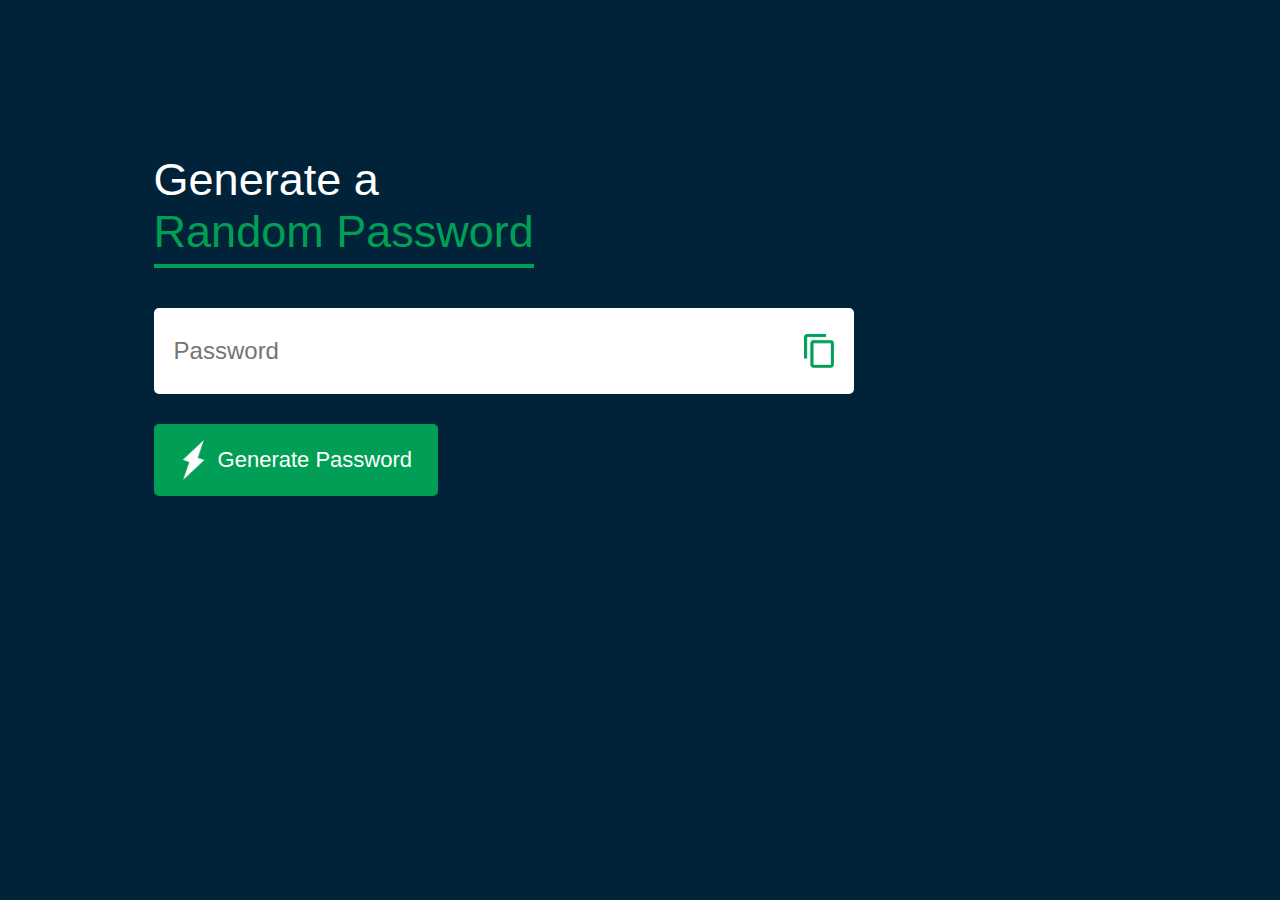
<file: generateRandomPassword/index.html>
<!DOCTYPE html>
<html lang="en">
<head>
    <meta charset="UTF-8">
    <meta name="viewport" content="width=device-width, initial-scale=1.0">
    <title>Document</title>
    <link rel="stylesheet" href="./style.css">
</head>
<body>
    <div class="container">
        <h1>Generate a <br><span>Random Password</span></h1>
        <div class="display">
            <input type="text" id="password" placeholder="Password">
            <img src="./img/copy.png" alt="img" onclick="copyPassword()">
        </div>
        <button onclick="createPassword()"><img src="./img/generate.png">Generate Password</button>
        
    </div>
</body>
    <script>
        const passwordBox = document.getElementById("password");
        const length = 12;
        const upperCase = "ABCDEFGHIJKLMNOPQRSTUVWXYZ";
        const lowerCase = "abcdefghijklmnopqrstuvwxyz";
        const number = "0123456789";
        const symbol = "@#$%^&*()_+~|}{[]></-=";
        const allChars = upperCase + lowerCase + number + symbol;
       
    
       
        function createPassword() {
            let password = "";
            password.value = password; //추가된 코드
            password += upperCase[Math.floor(Math.random() * upperCase.length)];
            password += lowerCase[Math.floor(Math.random() * lowerCase.length)];
            password += number[Math.floor(Math.random() * number.length)];
            password += symbol[Math.floor(Math.random() * symbol.length)];
            while (length > password.length) {
                password += allChars[Math.floor(Math.random() * allChars.length)];
            }
            passwordBox.value = password;
            alert("Password generated");
            
        }
        function copyPassword() {
            passwordBox.select();
            document.execCommand("copy");
            alert("copied");
        }

    </script>
</html>
</file>
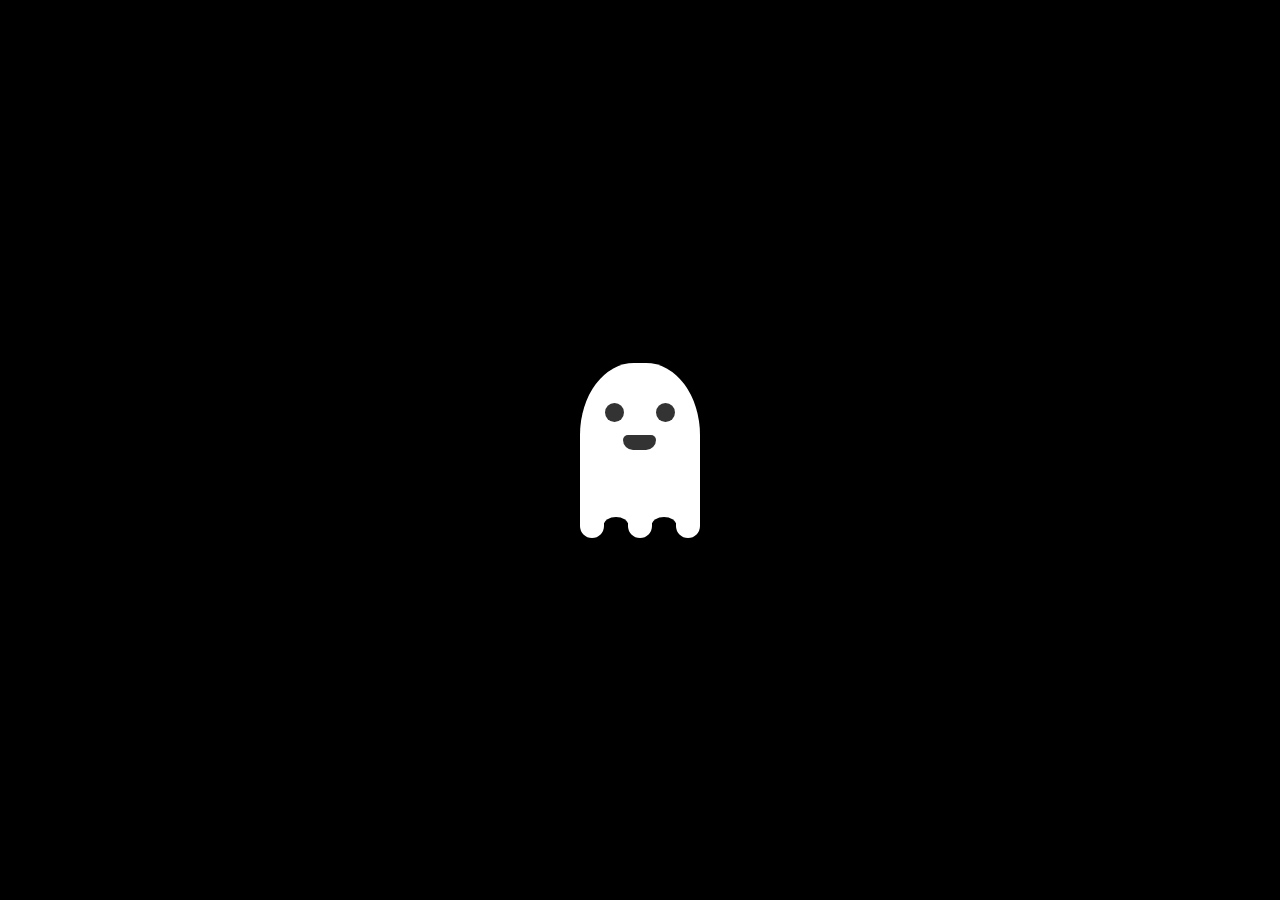
<file: ghost/index.html>
<!DOCTYPE html>
<html lang="en">
<head>
    <meta charset="UTF-8">
    <meta name="viewport" content="width=device-width, initial-scale=1.0">
    <title>Document</title>
    <link rel="stylesheet" href="./style.css">
</head>
<body>
    <div class="ghost">
        <div class="body">
            <div class="face">
                <div class="eye"></div>
                <div class="eye"></div>
                <div class="mouse"></div>
            </div>
        </div>
        <div class="bottom">
            <div class="leg"></div>
            <div class="leg"></div>
            <div class="leg"></div>
            <div class="leg"></div>
            <div class="leg"></div>
        </div>
    </div>
</body>
    <script>
        document.body.addEventListener("mousemove", function(e) {
            console.log(e);
            document.querySelector(".ghost").style.left = e.pageX + "px";
            document.querySelector(".ghost").style.top = e.pageY + "px"; 


        })
    </script>
</html>
</file>
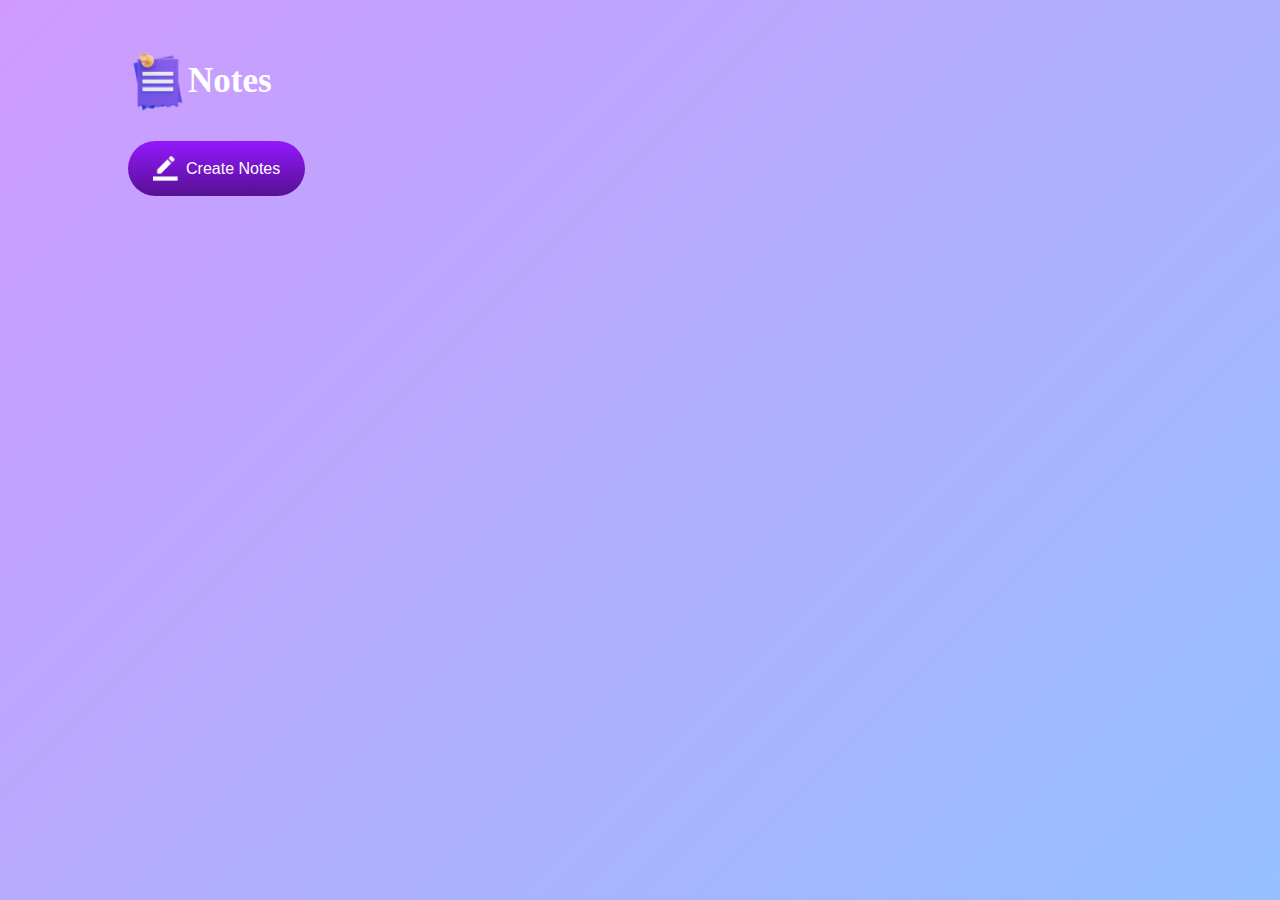
<file: note/index.html>
<!DOCTYPE html>
<html lang="en">
<head>
    <meta charset="UTF-8">
    <meta name="viewport" content="width=device-width, initial-scale=1.0">
    <title>Document</title>
    <link rel="stylesheet" href="./style.css">
</head>
<body>
    <div class="container">
        <h1><img src="./img/notes.png">Notes</h1>
        <button class="btn"><img src="./img/edit.png">Create Notes</button>
        
        <div class="notes-container">
            <!--
            <p contenteditable="true" class="input-box">
                <img src="./img/delete.png">
            </p>-->
        </div>
        
    </div>
    
</body>
<script src="./script.js"></script>
</html>
</file>
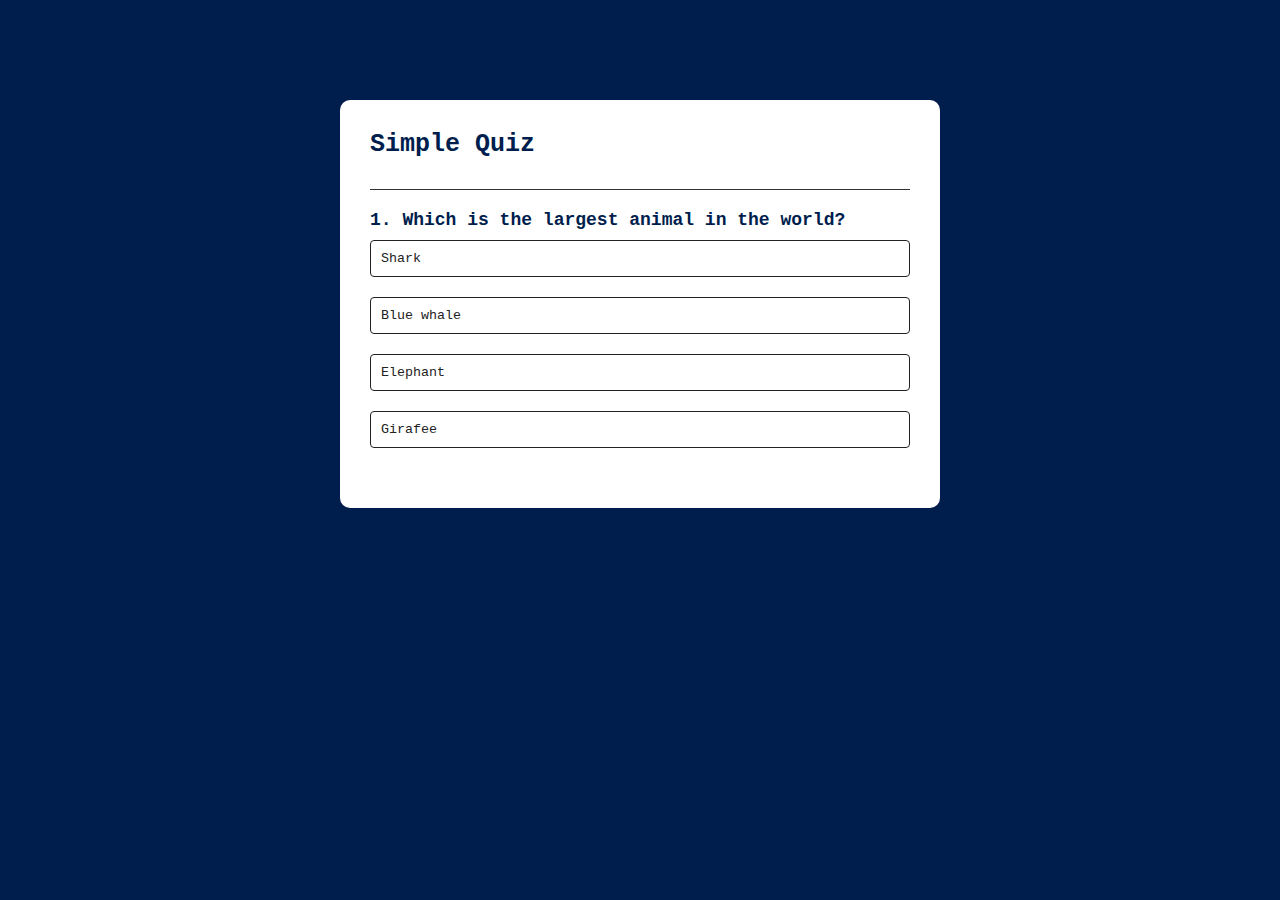
<file: quizApp/index.html>
<!DOCTYPE html>
<html lang="en">
<head>
    <meta charset="UTF-8">
    <meta name="viewport" content="width=device-width, initial-scale=1.0">
    <title>Document</title>
    <link rel="stylesheet", href="./style.css">
</head>
<body>
    <div class="app">
        <h1>Simple Quiz</h1>
        <div class="quiz">
            <h2 id="question">Question gose here</h2>
            <div id="answer-buttons">
                <button class="btn">Answer 1</button>
                <button class="btn">Answer 2</button>
                <button class="btn">Answer 3</button>
                <button class="btn">Answer 4</button>
            </div>
            <button id="next-btn">Next</button>
        </div>
    </div>

    
</body>
    <script src="./script.js"></script>
</html>
</file>
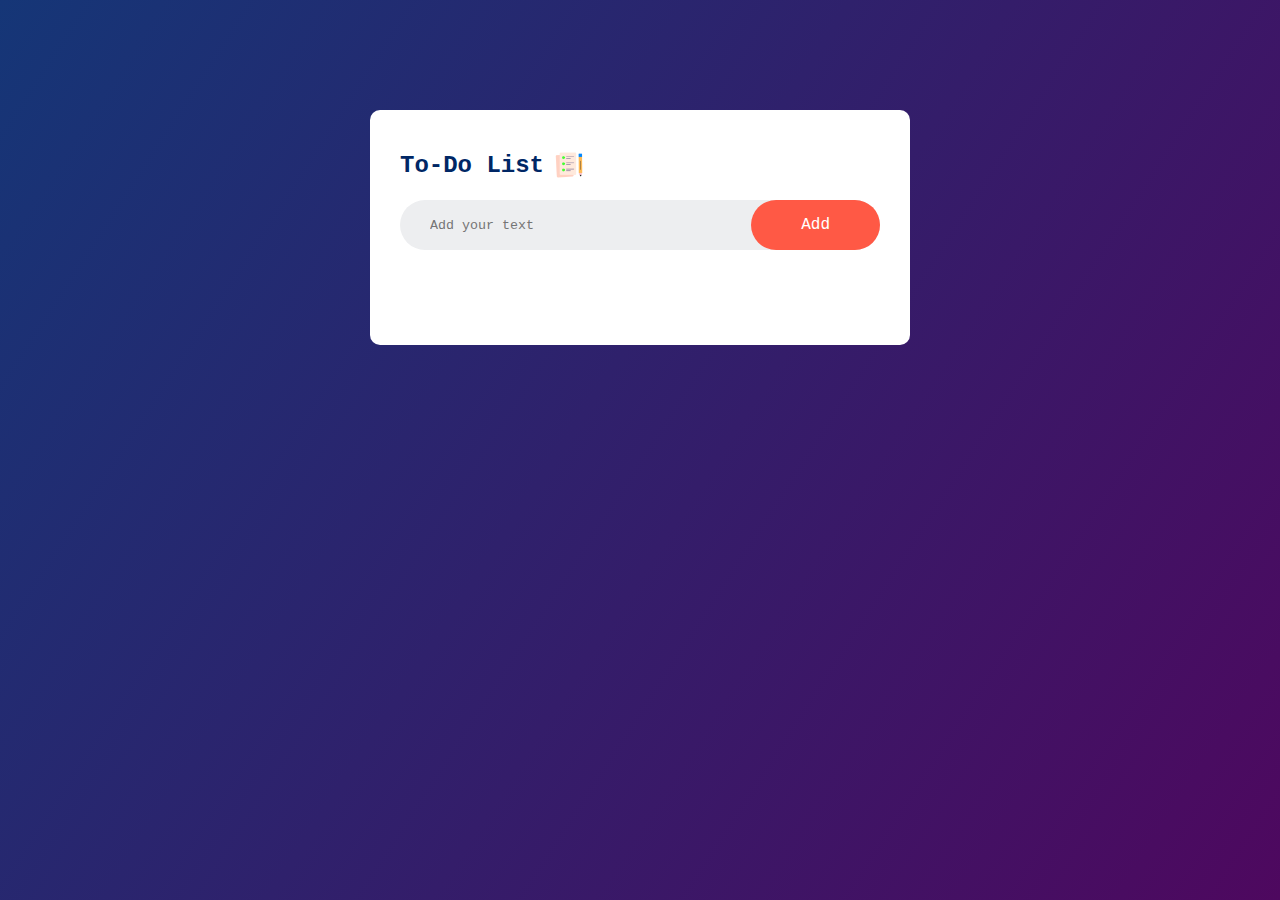
<file: todolist/index.html>
<!DOCTYPE html>
<html lang="en">
<head>
    <meta charset="UTF-8">
    <meta name="viewport" content="width=device-width, initial-scale=1.0">
    <title>To-do List App</title>
    <link rel="stylesheet" href="./style.css">
</head>
<body>
    <div class="container">
        <div class="todo-app">
            <h2>To-Do List <img src="./img/icon.png"></h2>
            <div class="row">
                <input type="text" id="input-box" placeholder="Add your text">
                <button onclick="addTast()">Add</button>
            </div>
            <ul id="list-container">
              
            </ul>
        </div>
    </div>
    
</body>
<script src="./script.js">

</script>
</html>
</file>
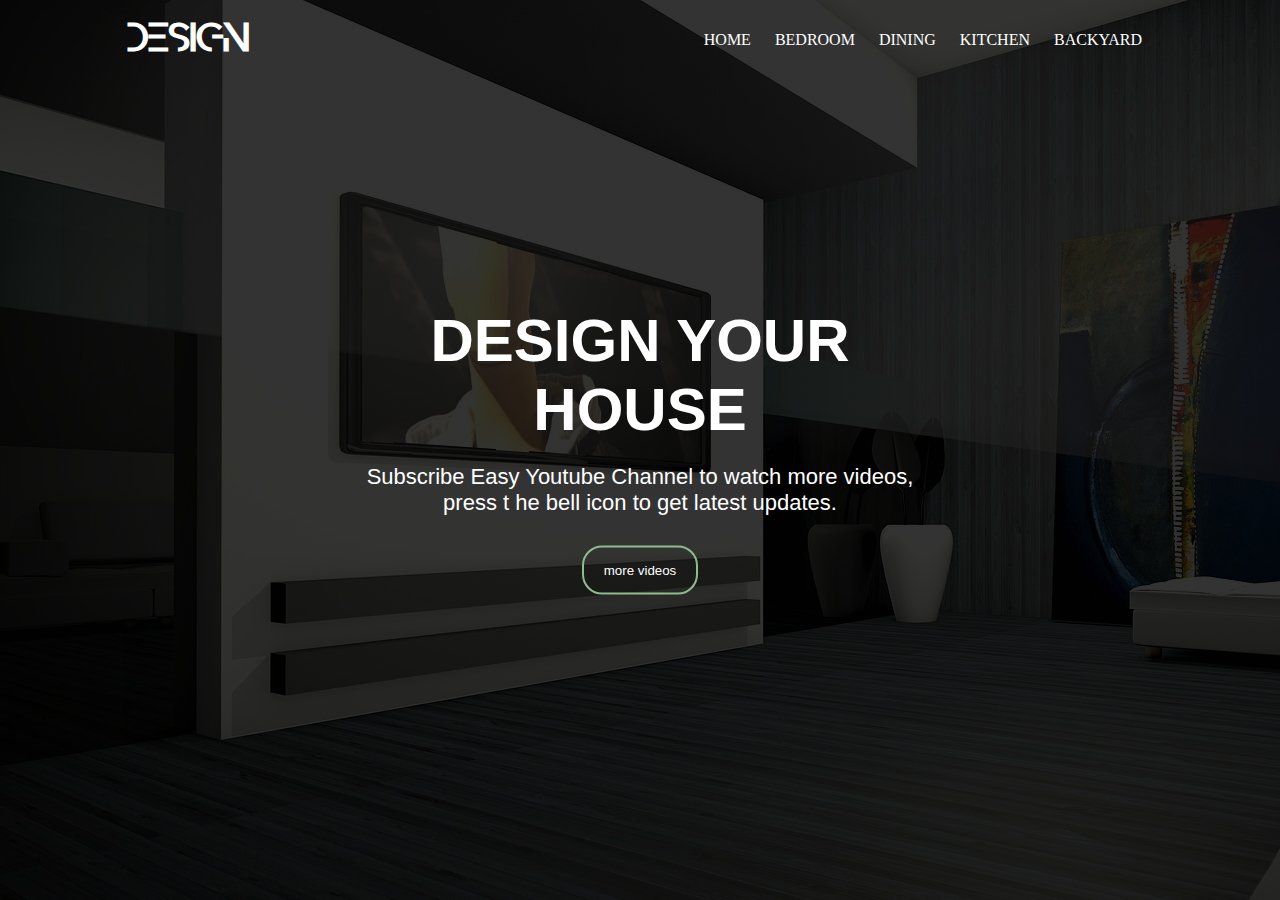
<file: web2/index.html>
<!DOCTYPE html>
<html lang="en">
<head>
    <meta charset="UTF-8">
    <meta name="viewport" content="width=device-width, initial-scale=1.0">
    <title>Document</title>
    <link rel="stylesheet" href="./style.css">
</head>
<body>
    <div class="container">
        <div class="header">
            <h1><a href="#">DESIGN</a></h1>
            <div class="nav">
                <ul>
                    <li><a href="#">HOME</a></li>
                    <li><a href="#">BEDROOM</a></li>
                    <li><a href="#">DINING</a></li>
                    <li><a href="#">KITCHEN</a></li>
                    <li><a href="#">BACKYARD</a></li>
                </ul>
            </div>
        </div>
        <div class="hero">
            <h2>DESIGN YOUR HOUSE</h2>
            <p>Subscribe Easy Youtube Channel to watch more videos,<br>press t he bell icon to get latest updates.
            </p>
            <button>more videos</button>
        </div>
    </div>
    
</body>
</html>
</file>
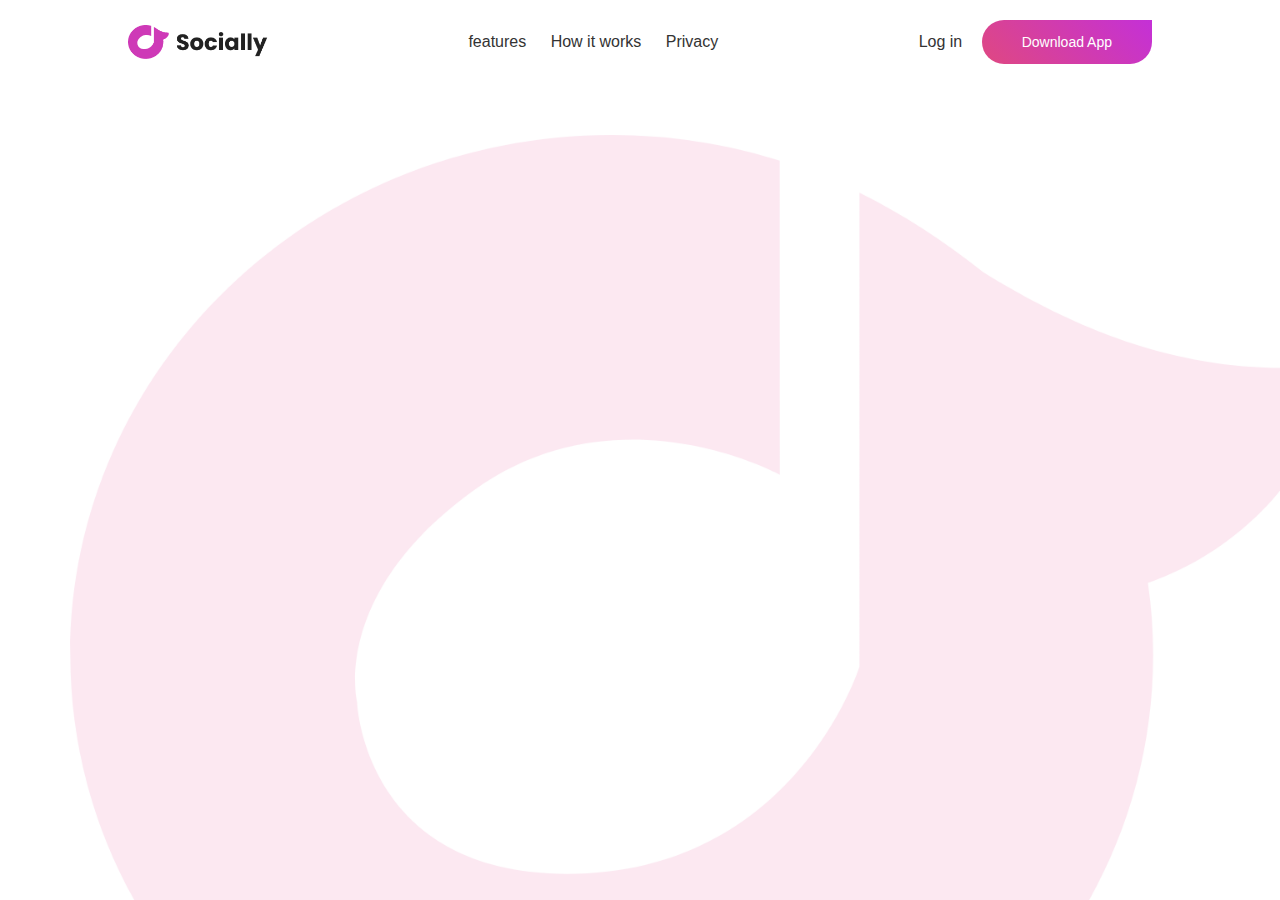
<file: web3/index.html>
<!DOCTYPE html>
<html lang="en">
<head>
    <meta charset="UTF-8">
    <meta name="viewport" content="width=device-width, initial-scale=1.0">
    <title>Document</title>
    <link rel="stylesheet" href="./style.css">
</head>
<body>
    <div class="hero">
        <nav>
            <img src="./img/logo.png" class="logo">
            <ul>
                <li><a href="#">features</a></li>
                <li><a href="#">How it works</a></li>
                <li><a href="#">Privacy</a></li>
            </ul>
            <div>
               <a href="#" class="login-btn">Log in</a>
               <a href="#" class="btn">Download App</a> 
            </div>
        </nav>
        <div class="content">
            <h1 class="anim">Make<br>New Friends</h1>
            <p class="anim">Socially is a new social media platform to make new Friends
                online in the world. Now let's explore all it's amazing features.
            </p>
            <a href="#" class="btn anim">Join Now</a>

        </div>
        <img src="./img/pic.png" class="feature-img anim">
        

    </div>
    
</body>
</html>
</file>
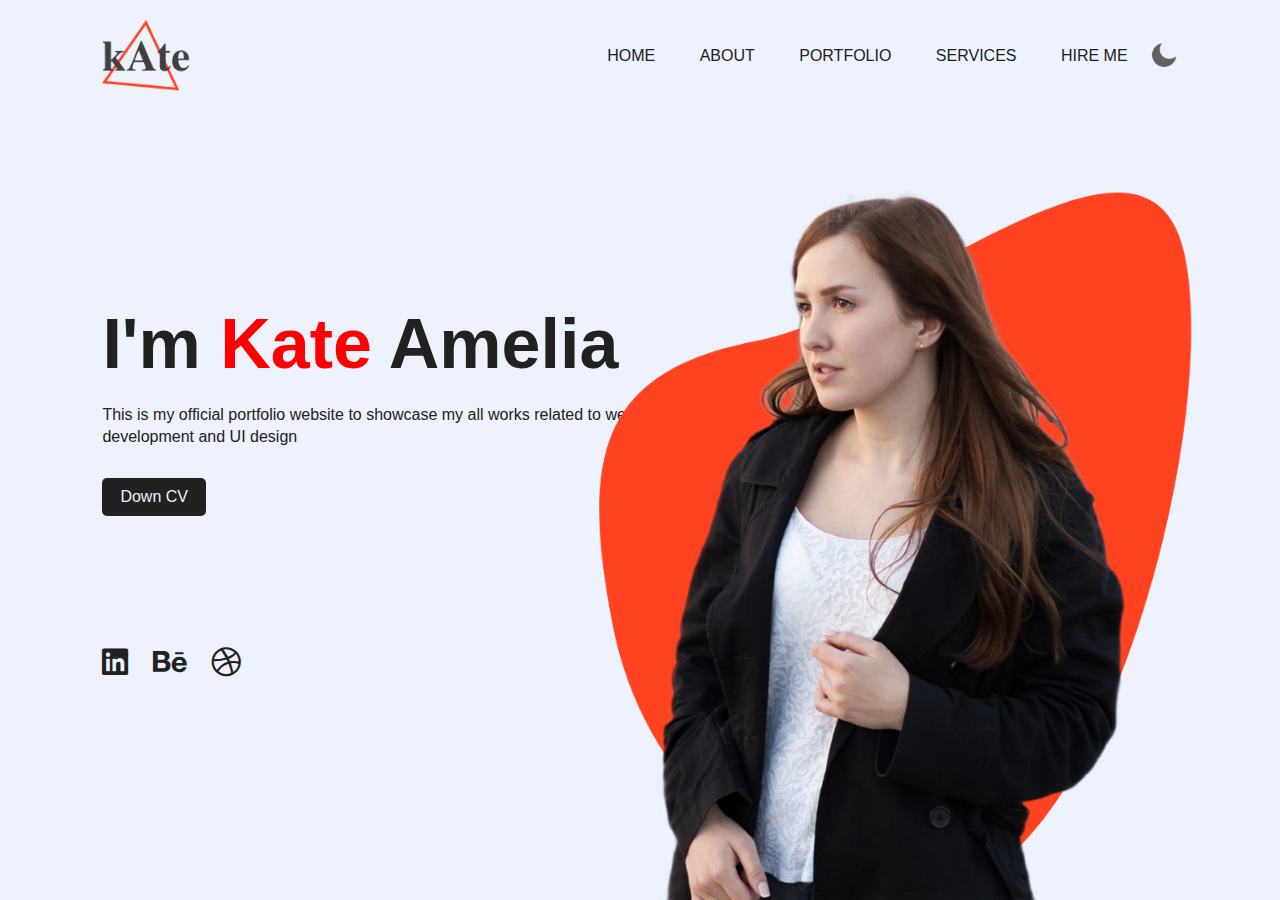
<file: websiteImageTransform/index.html>
<!DOCTYPE html>
<html lang="en">
<head>
    <meta charset="UTF-8">
    <meta name="viewport" content="width=device-width, initial-scale=1.0">
    <title>Document</title>
    <link rel="stylesheet" href="./style.css">
    <link rel="stylesheet" href="https://cdnjs.cloudflare.com/ajax/libs/font-awesome/5.15.1/css/all.min.css"> 
</head>
<body>
    <div class="hero">
        <nav>
            <img src="./img/logo.png" class="logo">
            <ul>
                <li><a href="">HOME</a></li>
                <li><a href="">ABOUT</a></li>
                <li><a href="">PORTFOLIO</a></li>
                <li><a href="">SERVICES</a></li>
                <li><a href="">HIRE ME</a></li>
            </ul>
            <img src="./img/moon.png" id="icon">
        </nav>
        <div class="info">
            <h1>I'm <span>Kate</span> Amelia</h1>
            <p>This is my official portfolio website to showcase my
                all works related to web<br>development and UI design
            </p>
            <a href="">Down CV</a>
        </div>
        <div class="img-box">
            <img src="./img/pattern.png" class="back-img">
            <img src="./img/girl.png" class="main-img">

        </div>
        <div class="social-links">
            <a href=""><i class="fab fa-linkedin"></i></a>
            <a href=""><i class="fab fa-behance"></i></a>
            <a href=""><i class="fab fa-dribbble"></i></a>
        </div>
    </div>

</body>
    <script>
        var icon = document.getElementById("icon");
        icon.onclick = function () {
            document.body.classList.toggle("dark-theme");
            if(document.body.classList.contains("dark-theme")) {
                icon.src = "./img/sun.png";
            } else {
                icon.src = "./img/moon.png"
            }
        }
    </script>

</html>
</file>
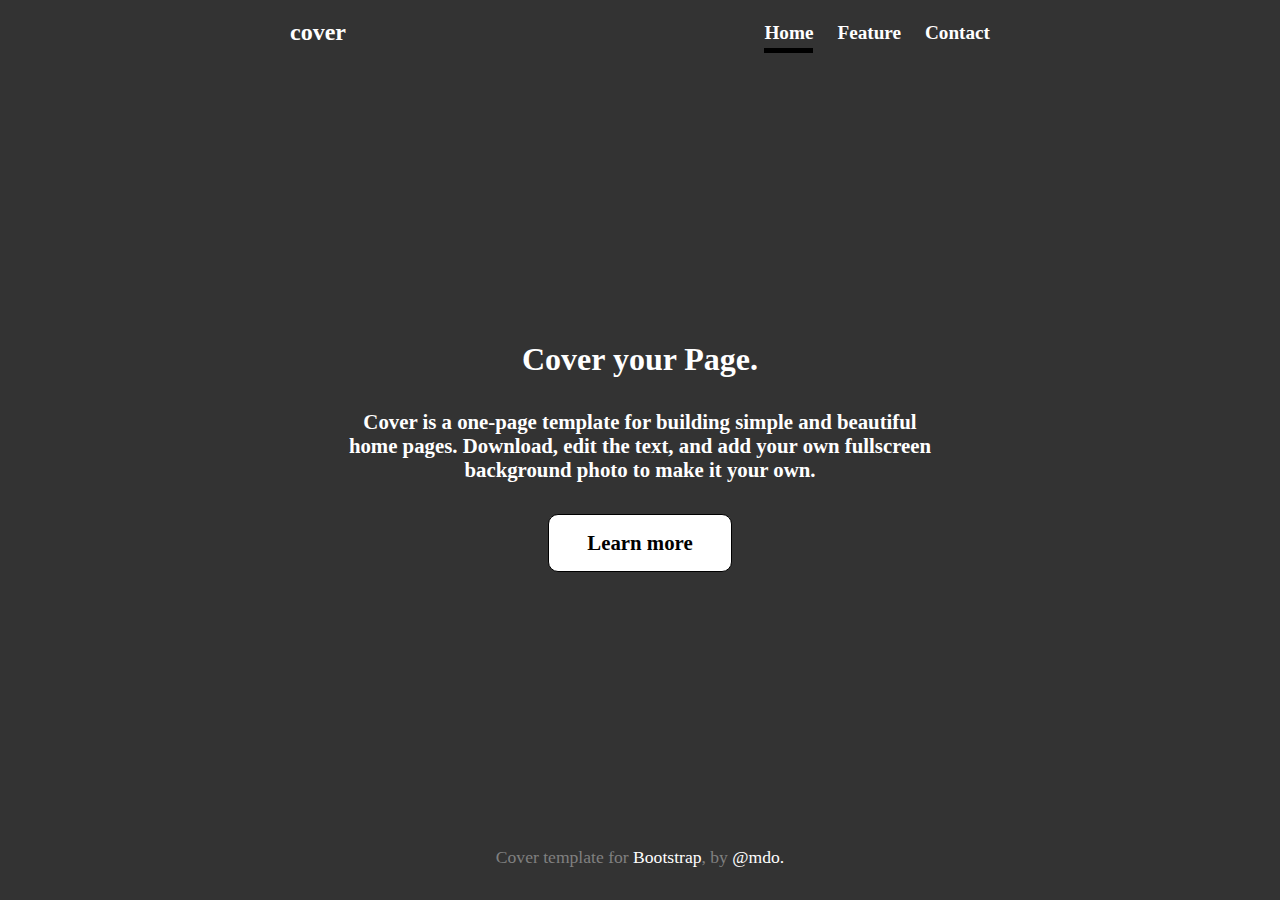
<file: basic1/main.html>
<!DOCTYPE html>
<html lang="en">
<head>
    <meta charset="UTF-8">
    <meta name="viewport" content="width=device-width, initial-scale=1.0">
    <title>Document</title>
    <link rel="stylesheet" href="./css/main.css">
</head>
<body>
    <div class="container">
        <header>
            <p>cover</p>
            <ul>
                <li><a href="#">Home</a></li>
                <li><a href="#">Feature</a></li>
                <li><a href="#">Contact</a></li>
            </ul>
        </header>
        <section>
            <p>Cover your Page.</p>
            <p>
                Cover is a one-page template for building simple and beautiful home pages. Download, edit the text, and add your own fullscreen background photo to make it your own. 
            </p>
            <a href="#">Learn more</a>
        </section>
        <footer>
            Cover template for <a href="https://getbootstrap.com/">Bootstrap</a>, by <a href="https://x.com/mdo">@mdo.</a>
        </footer>
    </div>
    
</body>
</html>
</file>
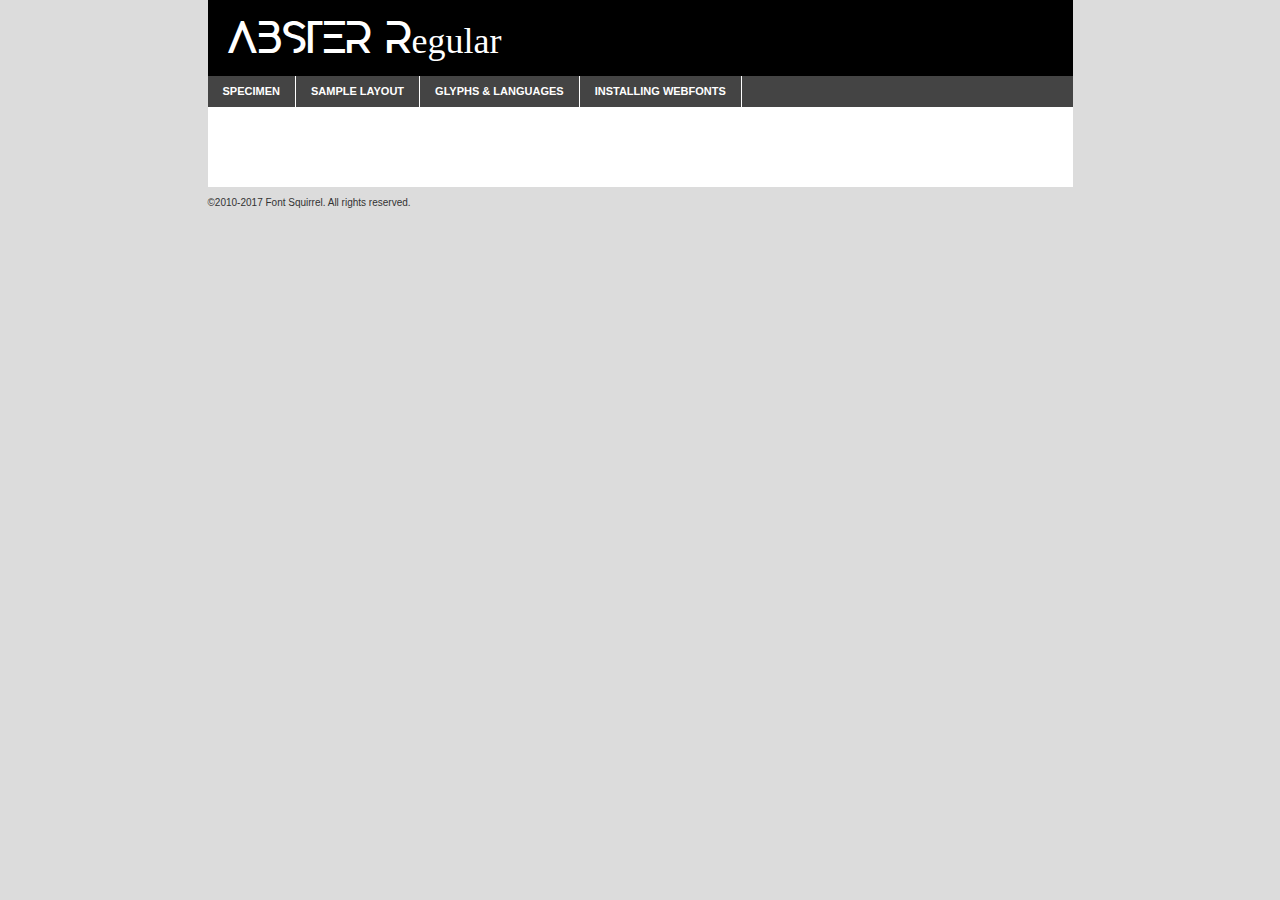
<file: web2/font/abster-demo.html>
<!DOCTYPE html PUBLIC "-//W3C//DTD XHTML 1.0 Transitional//EN"
	"http://www.w3.org/TR/xhtml1/DTD/xhtml1-transitional.dtd">

<html xmlns="http://www.w3.org/1999/xhtml" xml:lang="en" lang="en">
<head>
	<meta http-equiv="Content-Type" content="text/html; charset=utf-8" />
	<script src="http://ajax.googleapis.com/ajax/libs/jquery/1.7.2/jquery.min.js" type="text/javascript" charset="utf-8"></script>
	<script type="text/javascript">
	(function($){$.fn.easyTabs=function(option){var param=jQuery.extend({fadeSpeed:"fast",defaultContent:1,activeClass:'active'},option);$(this).each(function(){var thisId="#"+this.id;if(param.defaultContent==''){param.defaultContent=1;}
	if(typeof param.defaultContent=="number")
	{var defaultTab=$(thisId+" .tabs li:eq("+(param.defaultContent-1)+") a").attr('href').substr(1);}else{var defaultTab=param.defaultContent;}
	$(thisId+" .tabs li a").each(function(){var tabToHide=$(this).attr('href').substr(1);$("#"+tabToHide).addClass('easytabs-tab-content');});hideAll();changeContent(defaultTab);function hideAll(){$(thisId+" .easytabs-tab-content").hide();}
	function changeContent(tabId){hideAll();$(thisId+" .tabs li").removeClass(param.activeClass);$(thisId+" .tabs li a[href=#"+tabId+"]").closest('li').addClass(param.activeClass);if(param.fadeSpeed!="none")
	{$(thisId+" #"+tabId).fadeIn(param.fadeSpeed);}else{$(thisId+" #"+tabId).show();}}
	$(thisId+" .tabs li").click(function(){var tabId=$(this).find('a').attr('href').substr(1);changeContent(tabId);return false;});});}})(jQuery);
	</script>
	<link rel="stylesheet" href="specimen_files/specimen_stylesheet.css" type="text/css" charset="utf-8" />
	<link rel="stylesheet" href="stylesheet.css" type="text/css" charset="utf-8" />

	<style type="text/css">
					body{
				font-family: 'absterregular';
							}
		</style>

	<title>ABSTER Regular Specimen</title>
	
	
	<script type="text/javascript" charset="utf-8">
		$(document).ready(function() {
			$('#container').easyTabs({defaultContent:1});
		});
	</script>
</head>

<body>
<div id="container">
	<div id="header">
		ABSTER Regular	</div>
	<ul class="tabs">
		<li><a href="#specimen">Specimen</a></li>
		<li><a href="#layout">Sample Layout</a></li>
				<li><a href="#glyphs">Glyphs &amp; Languages</a></li>
		<li><a href="#installing">Installing Webfonts</a></li>
		
	</ul>
	
	<div id="main_content">

		
			<div id="specimen">
		
				<div class="section">
					<div class="grid12 firstcol">
						<div class="huge">AaBb</div>
					</div>
				</div>
		
				<div class="section">
					<div class="glyph_range">A&#x200B;B&#x200b;C&#x200b;D&#x200b;E&#x200b;F&#x200b;G&#x200b;H&#x200b;I&#x200b;J&#x200b;K&#x200b;L&#x200b;M&#x200b;N&#x200b;O&#x200b;P&#x200b;Q&#x200b;R&#x200b;S&#x200b;T&#x200b;U&#x200b;V&#x200b;W&#x200b;X&#x200b;Y&#x200b;Z&#x200b;a&#x200b;b&#x200b;c&#x200b;d&#x200b;e&#x200b;f&#x200b;g&#x200b;h&#x200b;i&#x200b;j&#x200b;k&#x200b;l&#x200b;m&#x200b;n&#x200b;o&#x200b;p&#x200b;q&#x200b;r&#x200b;s&#x200b;t&#x200b;u&#x200b;v&#x200b;w&#x200b;x&#x200b;y&#x200b;z&#x200b;1&#x200b;2&#x200b;3&#x200b;4&#x200b;5&#x200b;6&#x200b;7&#x200b;8&#x200b;9&#x200b;0&#x200b;&amp;&#x200b;.&#x200b;,&#x200b;?&#x200b;!&#x200b;&#64;&#x200b;(&#x200b;)&#x200b;#&#x200b;$&#x200b;%&#x200b;*&#x200b;+&#x200b;-&#x200b;=&#x200b;:&#x200b;;</div>
				</div>
				<div class="section">
					<div class="grid12 firstcol">
						<table class="sample_table">
							<tr><td>10</td><td class="size10">abcdefghijklmnopqrstuvwxyzABCDEFGHIJKLMNOPQRSTUVWXYZ0123456789abcdefghijklmnopqrstuvwxyzABCDEFGHIJKLMNOPQRSTUVWXYZ0123456789abcdefghijklmnopqrstuvwxyzABCDEFGHIJKLMNOPQRSTUVWXYZ</td></tr>
							<tr><td>11</td><td class="size11">abcdefghijklmnopqrstuvwxyzABCDEFGHIJKLMNOPQRSTUVWXYZ0123456789abcdefghijklmnopqrstuvwxyzABCDEFGHIJKLMNOPQRSTUVWXYZ0123456789abcdefghijklmnopqrstuvwxyzABCDEFGHIJKLMNOPQRSTUVWXYZ</td></tr>
							<tr><td>12</td><td class="size12">abcdefghijklmnopqrstuvwxyzABCDEFGHIJKLMNOPQRSTUVWXYZ0123456789abcdefghijklmnopqrstuvwxyzABCDEFGHIJKLMNOPQRSTUVWXYZ0123456789abcdefghijklmnopqrstuvwxyzABCDEFGHIJKLMNOPQRSTUVWXYZ</td></tr>
							<tr><td>13</td><td class="size13">abcdefghijklmnopqrstuvwxyzABCDEFGHIJKLMNOPQRSTUVWXYZ0123456789abcdefghijklmnopqrstuvwxyzABCDEFGHIJKLMNOPQRSTUVWXYZ0123456789abcdefghijklmnopqrstuvwxyzABCDEFGHIJKLMNOPQRSTUVWXYZ</td></tr>
							<tr><td>14</td><td class="size14">abcdefghijklmnopqrstuvwxyzABCDEFGHIJKLMNOPQRSTUVWXYZ0123456789abcdefghijklmnopqrstuvwxyzABCDEFGHIJKLMNOPQRSTUVWXYZ0123456789abcdefghijklmnopqrstuvwxyzABCDEFGHIJKLMNOPQRSTUVWXYZ</td></tr>
							<tr><td>16</td><td class="size16">abcdefghijklmnopqrstuvwxyzABCDEFGHIJKLMNOPQRSTUVWXYZ0123456789abcdefghijklmnopqrstuvwxyzABCDEFGHIJKLMNOPQRSTUVWXYZ</td></tr>
							<tr><td>18</td><td class="size18">abcdefghijklmnopqrstuvwxyzABCDEFGHIJKLMNOPQRSTUVWXYZ0123456789abcdefghijklmnopqrstuvwxyzABCDEFGHIJKLMNOPQRSTUVWXYZ</td></tr>
							<tr><td>20</td><td class="size20">abcdefghijklmnopqrstuvwxyzABCDEFGHIJKLMNOPQRSTUVWXYZ0123456789abcdefghijklmnopqrstuvwxyzABCDEFGHIJKLMNOPQRSTUVWXYZ</td></tr>
							<tr><td>24</td><td class="size24">abcdefghijklmnopqrstuvwxyzABCDEFGHIJKLMNOPQRSTUVWXYZ0123456789abcdefghijklmnopqrstuvwxyzABCDEFGHIJKLMNOPQRSTUVWXYZ</td></tr>
							<tr><td>30</td><td class="size30">abcdefghijklmnopqrstuvwxyzABCDEFGHIJKLMNOPQRSTUVWXYZ0123456789abcdefghijklmnopqrstuvwxyzABCDEFGHIJKLMNOPQRSTUVWXYZ</td></tr>
							<tr><td>36</td><td class="size36">abcdefghijklmnopqrstuvwxyzABCDEFGHIJKLMNOPQRSTUVWXYZ0123456789abcdefghijklmnopqrstuvwxyzABCDEFGHIJKLMNOPQRSTUVWXYZ</td></tr>
							<tr><td>48</td><td class="size48">abcdefghijklmnopqrstuvwxyzABCDEFGHIJKLMNOPQRSTUVWXYZ0123456789abcdefghijklmnopqrstuvwxyzABCDEFGHIJKLMNOPQRSTUVWXYZ</td></tr>
							<tr><td>60</td><td class="size60">abcdefghijklmnopqrstuvwxyzABCDEFGHIJKLMNOPQRSTUVWXYZ0123456789abcdefghijklmnopqrstuvwxyzABCDEFGHIJKLMNOPQRSTUVWXYZ</td></tr>
							<tr><td>72</td><td class="size72">abcdefghijklmnopqrstuvwxyzABCDEFGHIJKLMNOPQRSTUVWXYZ0123456789abcdefghijklmnopqrstuvwxyzABCDEFGHIJKLMNOPQRSTUVWXYZ</td></tr>
							<tr><td>90</td><td class="size90">abcdefghijklmnopqrstuvwxyzABCDEFGHIJKLMNOPQRSTUVWXYZ0123456789abcdefghijklmnopqrstuvwxyzABCDEFGHIJKLMNOPQRSTUVWXYZ</td></tr>
						</table>
				
					</div>
			
				</div>
		
		
		
								<div class="section" id="bodycomparison">


										<div id="xheight">
				<div class="fontbody">&#x25FC;&#x25FC;&#x25FC;&#x25FC;&#x25FC;&#x25FC;&#x25FC;&#x25FC;&#x25FC;&#x25FC;&#x25FC;&#x25FC;&#x25FC;&#x25FC;&#x25FC;&#x25FC;&#x25FC;&#x25FC;&#x25FC;&#x25FC;&#x25FC;&#x25FC;&#x25FC;&#x25FC;&#x25FC;&#x25FC;&#x25FC;&#x25FC;&#x25FC;&#x25FC;&#x25FC;&#x25FC;&#x25FC;&#x25FC;&#x25FC;&#x25FC;&#x25FC;&#x25FC;&#x25FC;&#x25FC;&#x25FC;&#x25FC;&#x25FC;&#x25FC;&#x25FC;&#x25FC;&#x25FC;&#x25FC;&#x25FC;&#x25FC;&#x25FC;&#x25FC;&#x25FC;&#x25FC;&#x25FC;&#x25FC;&#x25FC;&#x25FC;&#x25FC;&#x25FC;&#x25FC;&#x25FC;&#x25FC;&#x25FC;&#x25FC;&#x25FC;&#x25FC;&#x25FC;&#x25FC;&#x25FC;&#x25FC;&#x25FC;&#x25FC;&#x25FC;&#x25FC;&#x25FC;&#x25FC;&#x25FC;&#x25FC;&#x25FC;&#x25FC;&#x25FC;&#x25FC;&#x25FC;&#x25FC;&#x25FC;&#x25FC;&#x25FC;&#x25FC;&#x25FC;&#x25FC;&#x25FC;&#x25FC;&#x25FC;&#x25FC;&#x25FC;&#x25FC;&#x25FC;&#x25FC;body</div><div class="arialbody">body</div><div class="verdanabody">body</div><div class="georgiabody">body</div></div>
										<div class="fontbody" style="z-index:1">
											body<span>ABSTER Regular</span>
										</div>
										<div class="arialbody" style="z-index:1">
											body<span>Arial</span>
										</div>
										<div class="verdanabody" style="z-index:1">
											body<span>Verdana</span>
										</div>
										<div class="georgiabody" style="z-index:1">
											body<span>Georgia</span>
										</div>



								</div>
		
		
				<div class="section psample psample_row1" id="">
					
					<div class="grid2 firstcol">
						<p class="size10"><span>10.</span>Aenean lacinia bibendum nulla sed consectetur. Fusce dapibus, tellus ac cursus commodo, tortor mauris condimentum nibh, ut fermentum massa justo sit amet risus. Nullam id dolor id nibh ultricies vehicula ut id elit. Cum sociis natoque penatibus et magnis dis parturient montes, nascetur ridiculus mus. Nulla vitae elit libero, a pharetra augue.</p>
			
					</div>
					<div class="grid3">
						<p class="size11"><span>11.</span>Aenean lacinia bibendum nulla sed consectetur. Fusce dapibus, tellus ac cursus commodo, tortor mauris condimentum nibh, ut fermentum massa justo sit amet risus. Nullam id dolor id nibh ultricies vehicula ut id elit. Cum sociis natoque penatibus et magnis dis parturient montes, nascetur ridiculus mus. Nulla vitae elit libero, a pharetra augue.</p>
			
					</div>
					<div class="grid3">
						<p class="size12"><span>12.</span>Aenean lacinia bibendum nulla sed consectetur. Fusce dapibus, tellus ac cursus commodo, tortor mauris condimentum nibh, ut fermentum massa justo sit amet risus. Nullam id dolor id nibh ultricies vehicula ut id elit. Cum sociis natoque penatibus et magnis dis parturient montes, nascetur ridiculus mus. Nulla vitae elit libero, a pharetra augue.</p>
			
					</div>
					<div class="grid4">
						<p class="size13"><span>13.</span>Aenean lacinia bibendum nulla sed consectetur. Fusce dapibus, tellus ac cursus commodo, tortor mauris condimentum nibh, ut fermentum massa justo sit amet risus. Nullam id dolor id nibh ultricies vehicula ut id elit. Cum sociis natoque penatibus et magnis dis parturient montes, nascetur ridiculus mus. Nulla vitae elit libero, a pharetra augue.</p>
			
					</div>
					<div class="white_blend"></div>
					
				</div>
				<div class="section psample psample_row2" id="">
					<div class="grid3 firstcol">
						<p class="size14"><span>14.</span>Aenean lacinia bibendum nulla sed consectetur. Fusce dapibus, tellus ac cursus commodo, tortor mauris condimentum nibh, ut fermentum massa justo sit amet risus. Nullam id dolor id nibh ultricies vehicula ut id elit. Cum sociis natoque penatibus et magnis dis parturient montes, nascetur ridiculus mus. Nulla vitae elit libero, a pharetra augue.</p>
			
					</div>
					<div class="grid4">
						<p class="size16"><span>16.</span>Aenean lacinia bibendum nulla sed consectetur. Fusce dapibus, tellus ac cursus commodo, tortor mauris condimentum nibh, ut fermentum massa justo sit amet risus. Nullam id dolor id nibh ultricies vehicula ut id elit. Cum sociis natoque penatibus et magnis dis parturient montes, nascetur ridiculus mus. Nulla vitae elit libero, a pharetra augue.</p>
			
					</div>
					<div class="grid5">
						<p class="size18"><span>18.</span>Aenean lacinia bibendum nulla sed consectetur. Fusce dapibus, tellus ac cursus commodo, tortor mauris condimentum nibh, ut fermentum massa justo sit amet risus. Nullam id dolor id nibh ultricies vehicula ut id elit. Cum sociis natoque penatibus et magnis dis parturient montes, nascetur ridiculus mus. Nulla vitae elit libero, a pharetra augue.</p>
			
					</div>

					<div class="white_blend"></div>

				</div>
				
				<div class="section psample psample_row3" id="">
					<div class="grid5 firstcol">
						<p class="size20"><span>20.</span>Aenean lacinia bibendum nulla sed consectetur. Fusce dapibus, tellus ac cursus commodo, tortor mauris condimentum nibh, ut fermentum massa justo sit amet risus. Nullam id dolor id nibh ultricies vehicula ut id elit. Cum sociis natoque penatibus et magnis dis parturient montes, nascetur ridiculus mus. Nulla vitae elit libero, a pharetra augue.</p>
					</div>
					<div class="grid7">
						<p class="size24"><span>24.</span>Aenean lacinia bibendum nulla sed consectetur. Fusce dapibus, tellus ac cursus commodo, tortor mauris condimentum nibh, ut fermentum massa justo sit amet risus. Nullam id dolor id nibh ultricies vehicula ut id elit. Cum sociis natoque penatibus et magnis dis parturient montes, nascetur ridiculus mus. Nulla vitae elit libero, a pharetra augue.</p>
					</div>
					
					<div class="white_blend"></div>
					
				</div>
				
				<div class="section psample psample_row4" id="">
					<div class="grid12 firstcol">
						<p class="size30"><span>30.</span>Aenean lacinia bibendum nulla sed consectetur. Fusce dapibus, tellus ac cursus commodo, tortor mauris condimentum nibh, ut fermentum massa justo sit amet risus. Nullam id dolor id nibh ultricies vehicula ut id elit. Cum sociis natoque penatibus et magnis dis parturient montes, nascetur ridiculus mus. Nulla vitae elit libero, a pharetra augue.</p>
					</div>
					<div class="white_blend"></div>
					
				</div>
				
				
				
				<div class="section psample psample_row1 fullreverse">
					<div class="grid2 firstcol">
						<p class="size10"><span>10.</span>Aenean lacinia bibendum nulla sed consectetur. Fusce dapibus, tellus ac cursus commodo, tortor mauris condimentum nibh, ut fermentum massa justo sit amet risus. Nullam id dolor id nibh ultricies vehicula ut id elit. Cum sociis natoque penatibus et magnis dis parturient montes, nascetur ridiculus mus. Nulla vitae elit libero, a pharetra augue.</p>
			
					</div>
					<div class="grid3">
						<p class="size11"><span>11.</span>Aenean lacinia bibendum nulla sed consectetur. Fusce dapibus, tellus ac cursus commodo, tortor mauris condimentum nibh, ut fermentum massa justo sit amet risus. Nullam id dolor id nibh ultricies vehicula ut id elit. Cum sociis natoque penatibus et magnis dis parturient montes, nascetur ridiculus mus. Nulla vitae elit libero, a pharetra augue.</p>
			
					</div>
					<div class="grid3">
						<p class="size12"><span>12.</span>Aenean lacinia bibendum nulla sed consectetur. Fusce dapibus, tellus ac cursus commodo, tortor mauris condimentum nibh, ut fermentum massa justo sit amet risus. Nullam id dolor id nibh ultricies vehicula ut id elit. Cum sociis natoque penatibus et magnis dis parturient montes, nascetur ridiculus mus. Nulla vitae elit libero, a pharetra augue.</p>
			
					</div>
					<div class="grid4">
						<p class="size13"><span>13.</span>Aenean lacinia bibendum nulla sed consectetur. Fusce dapibus, tellus ac cursus commodo, tortor mauris condimentum nibh, ut fermentum massa justo sit amet risus. Nullam id dolor id nibh ultricies vehicula ut id elit. Cum sociis natoque penatibus et magnis dis parturient montes, nascetur ridiculus mus. Nulla vitae elit libero, a pharetra augue.</p>
			
					</div>
					<div class="black_blend"></div>
					
				</div>
				
				<div class="section psample psample_row2 fullreverse">
					<div class="grid3 firstcol">
						<p class="size14"><span>14.</span>Aenean lacinia bibendum nulla sed consectetur. Fusce dapibus, tellus ac cursus commodo, tortor mauris condimentum nibh, ut fermentum massa justo sit amet risus. Nullam id dolor id nibh ultricies vehicula ut id elit. Cum sociis natoque penatibus et magnis dis parturient montes, nascetur ridiculus mus. Nulla vitae elit libero, a pharetra augue.</p>
			
					</div>
					<div class="grid4">
						<p class="size16"><span>16.</span>Aenean lacinia bibendum nulla sed consectetur. Fusce dapibus, tellus ac cursus commodo, tortor mauris condimentum nibh, ut fermentum massa justo sit amet risus. Nullam id dolor id nibh ultricies vehicula ut id elit. Cum sociis natoque penatibus et magnis dis parturient montes, nascetur ridiculus mus. Nulla vitae elit libero, a pharetra augue.</p>
			
					</div>
					<div class="grid5">
						<p class="size18"><span>18.</span>Aenean lacinia bibendum nulla sed consectetur. Fusce dapibus, tellus ac cursus commodo, tortor mauris condimentum nibh, ut fermentum massa justo sit amet risus. Nullam id dolor id nibh ultricies vehicula ut id elit. Cum sociis natoque penatibus et magnis dis parturient montes, nascetur ridiculus mus. Nulla vitae elit libero, a pharetra augue.</p>
			
					</div>
					<div class="black_blend"></div>

				</div>
				
				<div class="section psample fullreverse psample_row3" id="">
					<div class="grid5 firstcol">
						<p class="size20"><span>20.</span>Aenean lacinia bibendum nulla sed consectetur. Fusce dapibus, tellus ac cursus commodo, tortor mauris condimentum nibh, ut fermentum massa justo sit amet risus. Nullam id dolor id nibh ultricies vehicula ut id elit. Cum sociis natoque penatibus et magnis dis parturient montes, nascetur ridiculus mus. Nulla vitae elit libero, a pharetra augue.</p>
					</div>
					<div class="grid7">
						<p class="size24"><span>24.</span>Aenean lacinia bibendum nulla sed consectetur. Fusce dapibus, tellus ac cursus commodo, tortor mauris condimentum nibh, ut fermentum massa justo sit amet risus. Nullam id dolor id nibh ultricies vehicula ut id elit. Cum sociis natoque penatibus et magnis dis parturient montes, nascetur ridiculus mus. Nulla vitae elit libero, a pharetra augue.</p>
					</div>
					
					<div class="black_blend"></div>
					
				</div>
				
				<div class="section psample fullreverse psample_row4" id="" style="border-bottom: 20px #000 solid;">
					<div class="grid12 firstcol">
						<p class="size30"><span>30.</span>Aenean lacinia bibendum nulla sed consectetur. Fusce dapibus, tellus ac cursus commodo, tortor mauris condimentum nibh, ut fermentum massa justo sit amet risus. Nullam id dolor id nibh ultricies vehicula ut id elit. Cum sociis natoque penatibus et magnis dis parturient montes, nascetur ridiculus mus. Nulla vitae elit libero, a pharetra augue.</p>
					</div>
					<div class="black_blend"></div>
					
				</div>
				
				
				
				
			</div>
			
			<div id="layout">
				
				<div class="section">
					
					<div class="grid12 firstcol">
						<h1>Lorem Ipsum Dolor</h1>
						<h2>Etiam porta sem malesuada magna mollis euismod</h2>
						
						<p class="byline">By <a href="#link">Aenean Lacinia</a></p>
					</div>
				</div>
				<div class="section">
					<div class="grid8 firstcol">
						<p class="large">Donec sed odio dui. Morbi leo risus, porta ac consectetur ac, vestibulum at eros. Fusce dapibus, tellus ac cursus commodo, tortor mauris condimentum nibh, ut fermentum massa justo sit amet risus. </p>

						
						<h3>Pellentesque ornare sem</h3>

						<p>Maecenas sed diam eget risus varius blandit sit amet non magna. Maecenas faucibus mollis interdum. Donec ullamcorper nulla non metus auctor fringilla. Nullam id dolor id nibh ultricies vehicula ut id elit. Nullam id dolor id nibh ultricies vehicula ut id elit. </p>

						<p>Aenean eu leo quam. Pellentesque ornare sem lacinia quam venenatis vestibulum. Lorem ipsum dolor sit amet, consectetur adipiscing elit. Cum sociis natoque penatibus et magnis dis parturient montes, nascetur ridiculus mus. </p>

						<p>Nulla vitae elit libero, a pharetra augue. Praesent commodo cursus magna, vel scelerisque nisl consectetur et. Aenean lacinia bibendum nulla sed consectetur. </p>

						<p>Nullam quis risus eget urna mollis ornare vel eu leo. Nullam quis risus eget urna mollis ornare vel eu leo. Maecenas sed diam eget risus varius blandit sit amet non magna. Donec ullamcorper nulla non metus auctor fringilla. </p>

						<h3>Cras mattis consectetur</h3>

						<p>Aenean eu leo quam. Pellentesque ornare sem lacinia quam venenatis vestibulum. Aenean lacinia bibendum nulla sed consectetur. Integer posuere erat a ante venenatis dapibus posuere velit aliquet. Cras mattis consectetur purus sit amet fermentum. </p>

						<p>Nullam id dolor id nibh ultricies vehicula ut id elit. Nullam quis risus eget urna mollis ornare vel eu leo. Cras mattis consectetur purus sit amet fermentum.</p>
					</div>
					
					<div class="grid4 sidebar">
						
						<div class="box reverse">
							<p class="last">Nullam quis risus eget urna mollis ornare vel eu leo. Donec ullamcorper nulla non metus auctor fringilla. Cras mattis consectetur purus sit amet fermentum. Sed posuere consectetur est at lobortis. Lorem ipsum dolor sit amet, consectetur adipiscing elit. </p>
						</div>
						
						<p class="caption">Maecenas sed diam eget risus varius.</p>

						<p>Vestibulum id ligula porta felis euismod semper. Integer posuere erat a ante venenatis dapibus posuere velit aliquet. Vestibulum id ligula porta felis euismod semper. Sed posuere consectetur est at lobortis. Maecenas sed diam eget risus varius blandit sit amet non magna. Fusce dapibus, tellus ac cursus commodo, tortor mauris condimentum nibh, ut fermentum massa justo sit amet risus. </p>

					

						<p>Duis mollis, est non commodo luctus, nisi erat porttitor ligula, eget lacinia odio sem nec elit. Aenean lacinia bibendum nulla sed consectetur. Vivamus sagittis lacus vel augue laoreet rutrum faucibus dolor auctor. Aenean lacinia bibendum nulla sed consectetur. Nullam quis risus eget urna mollis ornare vel eu leo. </p>

						<p>Praesent commodo cursus magna, vel scelerisque nisl consectetur et. Donec ullamcorper nulla non metus auctor fringilla. Maecenas faucibus mollis interdum. Fusce dapibus, tellus ac cursus commodo, tortor mauris condimentum nibh, ut fermentum massa justo sit amet risus. </p>

					</div>
				</div>
				
			</div>


			



		<div id="glyphs">
			<div class="section">
				<div class="grid12 firstcol">
			
				<h1>Language Support</h1>
				<p>The subset of ABSTER Regular in this kit supports the following languages:<br />
			
									</p>
				<h1>Glyph Chart</h1>
				<p>The subset of ABSTER Regular in this kit includes all the glyphs listed below. Unicode entities are included above each glyph to help you insert individual characters into your layout.</p>
				<div id="glyph_chart">
			
																														 <div><p>&amp;#13;</p>&#13;</div>
																				 <div><p>&amp;#32;</p>&#32;</div>
																				 <div><p>&amp;#65;</p>&#65;</div>
																				 <div><p>&amp;#66;</p>&#66;</div>
																				 <div><p>&amp;#67;</p>&#67;</div>
																				 <div><p>&amp;#68;</p>&#68;</div>
																				 <div><p>&amp;#69;</p>&#69;</div>
																				 <div><p>&amp;#70;</p>&#70;</div>
																				 <div><p>&amp;#71;</p>&#71;</div>
																				 <div><p>&amp;#72;</p>&#72;</div>
																				 <div><p>&amp;#73;</p>&#73;</div>
																				 <div><p>&amp;#74;</p>&#74;</div>
																				 <div><p>&amp;#75;</p>&#75;</div>
																				 <div><p>&amp;#76;</p>&#76;</div>
																				 <div><p>&amp;#77;</p>&#77;</div>
																				 <div><p>&amp;#78;</p>&#78;</div>
																				 <div><p>&amp;#79;</p>&#79;</div>
																				 <div><p>&amp;#80;</p>&#80;</div>
																				 <div><p>&amp;#81;</p>&#81;</div>
																				 <div><p>&amp;#82;</p>&#82;</div>
																				 <div><p>&amp;#83;</p>&#83;</div>
																				 <div><p>&amp;#84;</p>&#84;</div>
																				 <div><p>&amp;#85;</p>&#85;</div>
																				 <div><p>&amp;#86;</p>&#86;</div>
																				 <div><p>&amp;#87;</p>&#87;</div>
																				 <div><p>&amp;#88;</p>&#88;</div>
																				 <div><p>&amp;#89;</p>&#89;</div>
																				 <div><p>&amp;#90;</p>&#90;</div>
																				 <div><p>&amp;#160;</p>&#160;</div>
																				 <div><p>&amp;#8192;</p>&#8192;</div>
																				 <div><p>&amp;#8193;</p>&#8193;</div>
																				 <div><p>&amp;#8194;</p>&#8194;</div>
																				 <div><p>&amp;#8195;</p>&#8195;</div>
																				 <div><p>&amp;#8196;</p>&#8196;</div>
																				 <div><p>&amp;#8197;</p>&#8197;</div>
																				 <div><p>&amp;#8198;</p>&#8198;</div>
																				 <div><p>&amp;#8199;</p>&#8199;</div>
																				 <div><p>&amp;#8200;</p>&#8200;</div>
																				 <div><p>&amp;#8201;</p>&#8201;</div>
																				 <div><p>&amp;#8202;</p>&#8202;</div>
																				 <div><p>&amp;#8239;</p>&#8239;</div>
																				 <div><p>&amp;#8287;</p>&#8287;</div>
																				 <div><p>&amp;#9724;</p>&#9724;</div>
																																						</div>	
				</div>
		
		
			</div>
		</div>
		
		
		<div id="specs">
			
		</div>
	
		<div id="installing">
			<div class="section">
				<div class="grid7 firstcol">
					<h1>Installing Webfonts</h1>
					
					<p>Webfonts are supported by all major browser platforms but not all in the same way. There are currently four different font formats that must be included in order to target all browsers. This includes TTF, WOFF, EOT and SVG.</p>
					
					<h2>1. Upload your webfonts</h2>
					<p>You must upload your webfont kit to your website. They should be in or near the same directory as your CSS files.</p>
					
					<h2>2. Include the webfont stylesheet</h2>
					<p>A special CSS @font-face declaration helps the various browsers select the appropriate font it needs without causing you a bunch of headaches. Learn more about this syntax by reading the <a href="https://www.fontspring.com/blog/further-hardening-of-the-bulletproof-syntax">Fontspring blog post</a> about it. The code for it is as follows:</p>


<code>
@font-face{ 
	font-family: 'MyWebFont';
	src: url('WebFont.eot');
	src: url('WebFont.eot?#iefix') format('embedded-opentype'),
	     url('WebFont.woff') format('woff'),
	     url('WebFont.ttf') format('truetype'),
	     url('WebFont.svg#webfont') format('svg');
}
</code>

	<p>We've already gone ahead and generated the code for you. All you have to do is link to the stylesheet in your HTML, like this:</p>
	<code>&lt;link rel=&quot;stylesheet&quot; href=&quot;stylesheet.css&quot; type=&quot;text/css&quot; charset=&quot;utf-8&quot; /&gt;</code>

					<h2>3. Modify your own stylesheet</h2>
					<p>To take advantage of your new fonts, you must tell your stylesheet to use them. Look at the original @font-face declaration above and find the property called "font-family." The name linked there will be what you use to reference the font. Prepend that webfont name to the font stack in the "font-family" property, inside the selector you want to change. For example:</p>
<code>p { font-family: 'WebFont', Arial, sans-serif; }</code>

<h2>4. Test</h2>
<p>Getting webfonts to work cross-browser <em>can</em> be tricky. Use the information in the sidebar to help you if you find that fonts aren't loading in a particular browser.</p>
				</div>
				
				<div class="grid5 sidebar">
					<div class="box">
						<h2>Troubleshooting<br />Font-Face Problems</h2>
						<p>Having trouble getting your webfonts to load in your new website? Here are some tips to sort out what might be the problem.</p>

						<h3>Fonts not showing in any browser</h3>

						<p>This sounds like you need to work on the plumbing. You either did not upload the fonts to the correct directory, or you did not link the fonts properly in the CSS. If you've confirmed that all this is correct and you still have a problem, take a look at your .htaccess file and see if requests are getting intercepted.</p>

						<h3>Fonts not loading in iPhone or iPad</h3>

						<p>The most common problem here is that you are serving the fonts from an IIS server. IIS refuses to serve files that have unknown MIME types. If that is the case, you must set the MIME type for SVG to "image/svg+xml" in the server settings. Follow these instructions from Microsoft if you need help.</p>

						<h3>Fonts not loading in Firefox</h3>

						<p>The primary reason for this failure? You are still using a version Firefox older than 3.5. So upgrade already! If that isn't it, then you are very likely serving fonts from a different domain. Firefox requires that all font assets be served from the same domain. Lastly it is possible that you need to add WOFF to your list of MIME types (if you are serving via IIS.)</p>

						<h3>Fonts not loading in IE</h3>

						<p>Are you looking at Internet Explorer on an actual Windows machine or are you cheating by using a service like Adobe BrowserLab? Many of these screenshot services do not render @font-face for IE. Best to test it on a real machine.</p>

						<h3>Fonts not loading in IE9</h3>

						<p>IE9, like Firefox, requires that fonts be served from the same domain as the website. Make sure that is the case.</p>
					</div>
				</div>
			</div>
			
		</div>
	
	</div>
	<div id="footer">
		<p>&copy;2010-2017 Font Squirrel. All rights reserved.</p>
	</div>
</div>
</body>
</html>
</file>
<file: generateRandomPassword/style.css>
* {
    margin: 0;
    padding: 0;
    font-family: 'Lucida Sans', 'Lucida Sans Regular', 'Lucida Grande', 'Lucida Sans Unicode', Geneva, Verdana, sans-serif;
    box-sizing: border-box;
}
body {
    background: #002339;
    color: #fff;

}
.container {
    margin: 12%;
    width: 90%;
    max-width: 700px;
}
.display {
    width: 100%;
    margin-top: 50px;
    margin-bottom: 30px;
    background: #fff;
    color: #333;
    display: flex;
    align-items: center;
    justify-content: space-between;
    padding: 26px 20px;
    border-radius: 5px;
}
.container h1{
    font-weight: 500;
    font-size: 45px;
}
.container h1 span {
    color: #019f55;
    border-bottom: 4px solid #019f55;
    padding-bottom: 7px;
}
.display img {
    width: 30px;
    cursor: pointer;

}
.display input {
    border: 0;
    outline: 0;
    font-size: 24px;
}
.container button img {
    width: 28px;
    margin-right: 10px;

}
.container button {
    border: 0;
    outline: 0;
    background: #019f55;
    color: #fff;
    font-size: 22px;
    font-weight: 300;
    display: flex;
    align-items: center;
    justify-content: center;
    padding: 16px 26px;
    border-radius: 5px;
    cursor: pointer;
}
</file>
<file: ghost/style.css>
* {
    margin: 0;
    padding: 0;
    box-sizing: border-box;
}
body {
    width: 100%;
    min-height: 100vh;
    display: flex;
    justify-content: center; /*수평 방향으로 중앙*/
    align-items: center; /*수직 방향으로 중앙*/
    background-color: #000;
}
.ghost .body {
    width: 120px;
    height: 160px;
    background-color: #fff;
    border-top-left-radius: 45%;
    border-top-right-radius: 45%;
    position: relative;
}
.ghost .body .face {
    display: flex;
    justify-content: space-between;
    width: 70px;
    position: absolute;
    top: 40px;
    left: 50%;
    transform : translateX(-50%);
    flex-wrap: wrap; /*눈을 가운데로 정렬하려고 했더니 약간 왼쪽으로 치우쳐짐 그 이유는 그 밑의 마우스까지 정렬하려 하니까 그렇게 됨 그래서 눈 영역을 넘어가면 줄바꿈을 하는 기능이 필요한데 그게 wrap이다.*/
    
}
.ghost .body .face .eye {
    width: 19px;
    height: 19px;
    border-radius: 50%;
    background-color: #333;
}
.ghost .body .face  .mouse {
    width: 33px;
    height: 15px;
    background-color: #333;
    border-top-left-radius: 5px;
    border-top-right-radius: 5px;
    border-bottom-left-radius: 10px;
    border-bottom-right-radius: 10px;
    margin-left: 18px;
    margin-top: 13px;
}

.ghost .bottom {
    display: flex;
}
.ghost .bottom .leg {
    background-color: #fff;
    width: 24px;
    height: 15px;
    border-bottom-left-radius: 30px;
    border-bottom-right-radius: 30px;
}
.ghost .bottom .leg:nth-child(2n) {
    background-color: #000;
    position: relative;
    top: -6px;
    border-radius: 50%;
}
.ghost {
    animation: moveUpDown 3s infinite;
    position: absolute; /*마우스를 따라다니게 하기 위해서 그럼 마우스가 릴레티브라는 의미인것 같아*/
}
@keyframes moveUpDown {
    0% {
        margin-top: 0px;
    }
    50% {
        margin-top: -50px;
    }
    100% {
        margin-top: 0px;
    }
}
</file>
<file: note/style.css>
* {
    margin: 0;
    padding: 0;
    box-sizing: border-box;
}
.container {
    width: 100%;
    min-height: 100vh;
    background: linear-gradient(135deg, #cf9aff, #95c0ff);
    color: #fff;
    padding-top: 4%;
    padding-left: 10%;
}
.container h1 {
    display: flex;
    align-items: center;
    font-size: 35px;
    font-weight: 600;
   
}

.container h1 img {
    width: 60px;

}
.container button img {
    width: 25px;
    margin-right: 8px;
}

.container button {
    display: flex;
    align-items: center;
    background: linear-gradient(#9418fd, #571094);
    color: #fff;
    font-size: 16px;
    outline: 0;
    border: 0;
    border-radius: 40px;
    padding: 15px 25px;
    margin: 30px 0 20px;
    cursor: pointer;
}
.input-box {
    position: relative;
    width: 100%;
    max-width: 500px;
    min-height: 150px;
    background: #fff;
    color: #333;
    padding: 20px;
    margin: 20px 0;
    outline: none;
    border-radius: 5px;
}
.input-box  img {
    width: 25px;
    position: absolute;
    bottom: 15px;
    right: 15px;
    cursor: pointer;
}
</file>
<file: quizApp/style.css>
* {
    margin: 0;
    padding: 0;
    font-family: 'Courier New', Courier, monospace;
    box-sizing: border-box;
}
body {
    background: #001e4d;

}
.app {
    background: #fff;
    width: 90%;
    max-width: 600px;
    margin: 100px auto 0;
    border-radius: 10px;
    padding: 30px;
}
.app h1 {
    font-size: 25px;
    color: #001e4d;
    font-weight: 600;
    padding-bottom: 30px;
    border-bottom: 1px solid #333;
}
.quiz {
    padding: 20px 0;
}
.quiz h2 {
    font-size: 18px;
    color: #001e4d;
    font-weight: 600;
}
.btn {
    background: #fff;
    color: #222;
    font-weight: 500;
    width: 100%;
    border: 1px solid #222;
    padding: 10px;
    margin: 10px 0;
    text-align: left;
    border-radius: 4px;
    cursor: pointer;
    transition: all 0.3s;
    
}
.btn:hover:not([disabled]) {
    background: #222;
    color: #fff;
}
.btn:disabled {
    cursor: no-drop;
}
#next-btn {
    background: #001e4d;
    color: #fff;
    font-weight: 500;
    width: 150px;
    border: 0;
    padding: 10px;
    margin: 20px auto 0;
    border-radius: 4px;
    cursor: pointer;
    display: block; /*block을 했더니 버튼이 가운데로 위치되었다. 이유 설명? => margin 20px auto로 인해서*/
}
.correct {
    background: #9aeabc;


}
.incorrect {
    background: #ff9393;
}
</file>
<file: todolist/style.css>
* {
    margin: 0;
    padding: 0;
    font-family: 'Courier New', Courier, monospace;
    box-sizing: border-box;
}
.container {
    width: 100%;
    min-height: 100vh;
    background: linear-gradient(123deg, #153677, #4e085f);
    padding: 10px;
}
.todo-app {
    width: 100%;
    max-width: 540px;
    background: #fff;
    margin: 100px auto 20px;
    padding: 40px 30px 70px;
    border-radius: 10px;

}
.todo-app h2 {
    color: #002765;
    display: flex;
    align-items: center;
    margin-bottom: 20px;
}
.todo-app h2 img {
    width: 30px;
    margin-left: 10px;
}
.row {
    display: flex;
    align-items: center;
    justify-content: space-between;
    background: #edeef0;
    border-radius: 30px;
    padding-left: 20px;
    margin-bottom: 25px;
}
input {
    flex: 1;
    border: none;
    outline: none;
    background: transparent;
    padding: 10px;
}
button {
    border: none;
    outline: none;
    padding: 16px 50px;
    background: #ff5945;
    color: #fff;
    font-size: 16px;
    cursor: pointer;
    border-radius: 40px;
}
ul li {
    list-style: none;
    font-size: 17px;
    padding: 12px 8px 12px 50px;
    user-select: none;
    cursor: pointer;
    position: relative;
}
ul li::before {
    content: '';
    position: absolute;
    height: 28px;
    width: 28px;
    border-radius: 50%;
    background-image: url(./img/unchecked.png);
    background-size: cover;
    background-position: center;
    top: 12px;
    left: 8px;
    

   
}
ul li.checked {
    color: #555;
    text-decoration: line-through;
}
ul li.checked::before {
    background-image: url(./img/checked.png);
}
ul li span {
    position: absolute;
    right: 0;
    top: 5px;
    width: 40px;
    height: 40px;
    font-size: 22px;
    color: #555;
    line-height: 40px;
    text-align: center;
    border-radius: 50%;
    
}
ul li span:hover {
    background: #edeef0;
}
</file>
<file: web2/style.css>
@font-face {
    font-family: abster;
    src: url(./font/abster-webfont.woff) format("woff");
}
* {
    margin: 0;
    padding: 0;
    box-sizing: border-box;
}
.container {
    width: 100%;
    height: 100vh; 
    background: linear-gradient(rgba(0,0,0,0.8), rgba(0,0,0,0.8)), url(./img/room.jpg);
}
.container .header {
    width: 80%;
    height: 80px;
    margin: 0 auto;
    display: flex;
    justify-content: space-between; 
    align-items: center;
}
.container .header h1 a {
    text-decoration: none;
    color: #fff;
    font-family: abster;
}
.container .nav ul li {
    display: inline-block;
    margin: 0 10px;
}
.container .nav ul li a {
    text-decoration: none;
    color: white;
}
.container .nav ul li a:hover {
    color: #1fdfdf;
}
.container .hero {
    position: absolute;
    left: 50%;   /*화면 div 요소 정중앙 position:absolute, left:50%, top50%, transform: translate(050%, -50%)*/
    top: 50%;
    transform: translate(-50%, -50%);
    color: #fff;
    text-align: center;
    font-family: Verdana, Geneva, Tahoma, sans-serif;
}
.container .hero h2 {
    font-size: 60px;
    margin-bottom: 20px;

}
.container .hero p {
    font-size: 22px;
}
.container .hero button {
    background: none;
    border: 2px solid darkseagreen;
    color: #fff;
    padding: 15px 20px;
    border-radius: 20px;
    margin-top: 30px;
    outline: none;
    cursor: pointer;
    transition: all .4s;
}
.container .hero button:hover {
    background-color: darkslategray;
}
</file>
<file: web3/style.css>
* {
    margin: 0;
    padding: 0;
    box-sizing: border-box;
    font-family: 'Franklin Gothic Medium', 'Arial Narrow', Arial, sans-serif;
}
.hero {
    width: 100%;
    min-height: 100vh;
    background-image: url(./img/back-image.png);
    background-position: center;
    background-size: cover;
    padding: 10px 10%;
    overflow: hidden;
    position: relative;
}
nav {
    padding: 10px 0;
    display: flex;
    align-items: center;
    justify-content: space-between;
}
.logo {
    width: 140px;
}
nav ul li {
    display: inline-block;
    list-style: none;
    margin: 10px;

}
nav ul li a {
    text-decoration: none;
    color: #333;
    font-weight: 400;
}
.login-btn {
    text-decoration: none;
    color: #333;
    margin-right: 15px;
    font-weight: 400;
}
.btn {
    display: inline-block;
    text-decoration: none;
    padding: 14px 40px;
    color: #fff;
    background-image: linear-gradient(45deg, #df4881, #c430d7);
    font-size: 14px;
    border-radius: 30px;
    border-top-right-radius: 0;
    transition: 0.5s;
}
.content {
    margin-top: 10%;
    max-width: 600px;
}
.content h1 {
    font-size: 70px;
    color: #222;
}
.content p {
    margin: 10px 0 30px;
    color: #333;
    animation-delay: 0.5s;
}
.content .btn {
    padding: 15px 80px;
    font-size: 16px;
    animation-delay: 1s;
}
.btn:hover {
    border-top-right-radius: 30px;
}
.feature-img {
    width: 530px;
    position: absolute;
    bottom: 0;
    right: 10%;
}
.feature-img.anim {
    animation-delay: 1.5s;

}
.anim {
    opacity: 0;
    transform: translateY(30px);
    animation: moveup 0.5s linear forwards;
}
@keyframes moveup {
    100% {
        opacity: 1;
        transform: translateY(0px);
    }
}
</file>
<file: websiteImageTransform/style.css>
* {
    margin: 0;
    padding: 0;
}
:root {
   --primary-color: #edf2fc;
   --secondary-color: #212121;
    
}
.dark-theme {
    --primary-color: #000106;
    --secondary-color: #fff;

}
/*moon 아이콘 추가*/
#icon {
    width: 30px;
    cursor: pointer;
}
nav ul {
    flex: 1;
    text-align: right;
   

}
/*moon 아이콘 추가*/

.hero {
    height: 100vh;
    width: 100%;
    background: var(--primary-color);
    font-family: 'Franklin Gothic Medium', 'Arial Narrow', Arial, sans-serif;
    position: relative;

}
nav {
    width: 84%;
    margin: auto;
    padding: 20px 0;
    display: flex;
    align-items: center;
    justify-content: space-between;
   
}
.logo {
    width: 100px;
    cursor: pointer;

}
nav ul li {
    display: inline-block;
    list-style: none;
    margin: 10px 20px;
}
nav ul li a {
    text-decoration: none;
    color: var(--secondary-color);

}
nav ul li a:hover {
    color: #ff4321;

}
.info {
    margin-left: 8%;
    margin-top: 15%;
}
.info h1 {
    font-size: 70px;
    color: var(--secondary-color);
    margin-bottom: 20px;

}
span {
    color: red;
}
.info p {
    color: var(--secondary-color);
    line-height: 22px;  /*기본이 20px이다.*/
}
.info a {
    background: var(--secondary-color);
    padding: 10px 18px;
    text-decoration: none;
    color: var(--primary-color);
    display: inline-block;
    margin: 30px 0;
    border-radius: 5px;
}
.img-box {
    width: 45%;
    height: 80%;
    position: absolute;
    bottom: 0;
    right: 100px;
}
.img-box img {
    height: 100%;
    position: absolute;
   left: 50%;
    bottom: 0;
    transform: translateX(-50%);
    transition: bottom 1s, left 1s;
}
.img-box:hover .back-img {
    bottom: 40px;
}
.img-box:hover .main-img {
    left: 54%;
}
.social-links {
    margin-left: 8%;
    margin-top: 100px;
}
.social-links a {
    font-size: 30px;
    color: var(--secondary-color);
    margin-right: 20px;
}
.social-links a:hover {
 color: #ff4321;   
}
</file>
<file: basic1/css/main.css>
* {
    padding: 0;
    margin: 0;
   
}
body {
    background-color: #333;
    color: white;
}
.container {
    max-width: 700px; /*화면의 크기를 줄였을때 섹션의 글자가 정리된다. */
    margin: 0 auto;
    box-sizing: border-box;
    height: 100vh;
    display: flex;
    flex-direction: column;
    justify-content: space-between;
    align-items: center;
}
header {
    display: flex;
    justify-content: space-between;
    width: 100%;
    align-items: center;
    padding: 1.2em 0;
}
header > p {
    font-size: 1.5em;
    font-weight: 700;
}
header > ul {
    display: flex;
}
header > ul > li {
    list-style-type: none;
    margin-left: 1.5em;
}
header > ul > li > a {
    text-decoration: none;
    font-size: 1.2em;
    font-weight: 800;
    padding-bottom: 5px;
    color: white;
}

header > ul > li:first-child > a {
    border-bottom: 5px solid black;
}
header > ul > li > a:hover {
    border-bottom: 5px solid gray;
}
@media screen and (max-width:600px) {
    header {
        flex-direction: column; /*화면의 크기를 이하로 600으로 줄였을때 글자를 열 방향으로 정리해라.*/
    }
}
section {
    padding: 0 3rem;
    text-align: center;
}
section > p {
    margin-bottom: 2rem;
}
section>p:first-child {
    font-size: 2rem;
    font-weight: 900;
}
section > p:last-of-type {
    font-size: 1.3rem;
    font-weight: 600;
}
section > a {
    display: block;
    border: 1px solid black;
    width: 150px;
    font-size: 1.3rem;
    font-weight: 600;
    margin: auto auto; /*가운데 정렬 역할을 해준다.*/
    padding: 1rem;
    border-radius: 10px;
    text-decoration: none;
    color: black;
    background-color: white;
}
footer {
    margin-bottom: 2rem;
    font-size: 1.1rem;
    color: gray;
}
footer > a {
    text-decoration: none;
    color: white;
}
</file>
<file: web2/font/stylesheet.css>
/*! Generated by Font Squirrel (https://www.fontsquirrel.com) on November 20, 2020 */



@font-face {
    font-family: 'absterregular';
    src: url('abster-webfont.woff2') format('woff2'),
         url('abster-webfont.woff') format('woff');
    font-weight: normal;
    font-style: normal;

}
</file>
<file: web2/font/specimen_files/specimen_stylesheet.css>
@import url('grid_12-825-55-15.css');

/*  
	CSS Reset by Eric Meyer - Released under Public Domain
    http://meyerweb.com/eric/tools/css/reset/
*/
html, body, div, span, applet, object, iframe,
h1, h2, h3, h4, h5, h6, p, blockquote, pre,
a, abbr, acronym, address, big, cite, code,
del, dfn, em, font, img, ins, kbd, q, s, samp,
small, strike, strong, sub, sup, tt, var,
b, u, i, center, dl, dt, dd, ol, ul, li,
fieldset, form, label, legend, table, 
caption, tbody, tfoot, thead, tr, th, td 
                  {margin: 0;padding: 0;border: 0;outline: 0;
                  font-size: 100%;vertical-align: baseline;
                  background: transparent;}
body              {line-height: 1;}
ol, ul            {list-style: none;}
blockquote, q     {quotes: none;}
blockquote:before, blockquote:after,
q:before, q:after {content: '';	content: none;}
:focus            {outline: 0;}
ins               {text-decoration: none;}
del               {text-decoration: line-through;}
table             {border-collapse: collapse;border-spacing: 0;}




body {
	color: #000;
	background-color: #dcdcdc;
}

a {
	text-decoration: none;
	color: #1883ba;
}

h1{
	font-size: 32px;
	font-weight: normal;
	font-style: normal;
	margin-bottom: 18px;
}

h2{
	font-size: 18px;
}

#container {
	width: 865px;
	margin: 0px auto;
}


#header {
	padding: 20px;
	font-size: 36px;
	background-color: #000;
	color: #fff;
}

#header span {
	color: #666;
}
#main_content {
	background-color: #fff;
	padding: 60px 20px 20px;
}


#footer p {
	margin: 0;
	padding-top: 10px;
	padding-bottom: 50px;
	color: #333;
	font: 10px Arial, sans-serif;
}

.tabs {
	width: 100%;
	height: 31px;
	background-color: #444;
}
.tabs li {
	float:  left;
	margin: 0;
	overflow: hidden;
	background-color: #444;
}
.tabs li a {
	display: block;
	color: #fff;
	text-decoration: none;
	font: bold 11px/11px 'Arial';
	text-transform: uppercase;
	padding: 10px 15px;
	border-right: 1px solid #fff;
}

.tabs li a:hover {
		background-color: #00b3ff;

}

.tabs li.active a {
	color:  #000;
	background-color: #fff;
}



div.huge {
	
	font-size: 300px;
	line-height: 1em;
	padding: 0;
	letter-spacing: -.02em;
	overflow: hidden;
}
div.glyph_range {
	font-size: 72px;
	line-height: 1.1em;
}

.size10{ font-size: 10px; }
.size11{ font-size: 11px; }
.size12{ font-size: 12px; }
.size13{ font-size: 13px; }
.size14{ font-size: 14px; }
.size16{ font-size: 16px; }
.size18{ font-size: 18px; }
.size20{ font-size: 20px; }
.size24{ font-size: 24px; }
.size30{ font-size: 30px; }
.size36{ font-size: 36px; }
.size48{ font-size: 48px; }
.size60{ font-size: 60px; }
.size72{ font-size: 72px; }
.size90{ font-size: 90px; }


.psample_row1 {	height: 120px;}
.psample_row1 {	height: 120px;}
.psample_row2 {	height: 160px;}
.psample_row3 {	height: 160px;}
.psample_row4 {	height: 160px;}

.psample {
	overflow: hidden;
	position: relative;
}
.psample p {
	line-height: 1.3em;
	display: block;
	overflow: hidden;
	margin: 0;
}

.psample span {
	margin-right: .5em;
}

.white_blend {
	width: 100%;
	height: 61px;
	background-image: url([data-uri]);
	position: absolute;
	bottom: 0;
}
.black_blend {
	width: 100%;
	height: 61px;
	background-image: url([data-uri]);
	position: absolute;
	bottom: 0;
}
.fullreverse {
	background:  #000 !important;
	color:  #fff !important;
	margin-left: -20px;
	padding-left: 20px;
	margin-right: -20px;
	padding-right: 20px;
	padding: 20px;
	margin-bottom:0;
}


.sample_table td {
	padding-top: 3px;
	padding-bottom:5px;
	padding-left: 5px;
	vertical-align: middle;
	line-height: 1.2em;
}

.sample_table td:first-child {
	background-color: #eee;
	text-align: right;
	padding-right: 5px;
	padding-left: 0;
	padding: 5px;
	font: 11px/12px "Courier New", Courier, mono;
}

code {
	white-space: pre;
	background-color: #eee;
	display: block;
	padding: 10px;
	margin-bottom: 18px;
	overflow: auto;
}


.bottom,.last 	{margin-bottom:0 !important; padding-bottom:0 !important;}

.box  { 
  padding: 18px; 
  margin-bottom: 18px; 
  background: #eee; 
}

.reverse,.reversed { background:  #000 !important;color:  #fff !important; border: none !important;}

#bodycomparison {
	position: relative;
	overflow: hidden;
	font-size: 72px;
	height: 90px;
	white-space: nowrap;
}

#bodycomparison div{
	font-size: 72px;
	line-height: 90px;
	display: inline;
	margin: 0 15px 0 0;
	padding: 0;
}

#bodycomparison div span{
	font: 10px Arial;
	position: absolute;
	left: 0;
}
#xheight {
	float: none;
	position: absolute;
	color: #d9f3ff;
	font-size: 72px;
	line-height: 90px;
}

.fontbody {
 position: relative;
}
.arialbody{
	font-family: Arial;
	position: relative;
}
.verdanabody{
	font-family: Verdana;
	position: relative;
}
.georgiabody{
	font-family: Georgia;
	position: relative;
}

/* @group Layout page
 */

#layout h1 {
	font-size: 36px;
	line-height: 42px;
	font-weight: normal;
	font-style: normal;
}

#layout h2 {
	font-size: 24px;
	line-height: 23px;
	font-weight: normal;
	font-style: normal;
}

#layout h3 {
	font-size: 22px;
	line-height: 1.4em;
	margin-top: 1em;
	font-weight: normal;
	font-style: normal;
}


#layout p.byline {
	font-size: 12px;
	margin-top: 18px;
	line-height: 12px;
	margin-bottom: 0;
}
#layout p {
	font-size: 14px;
	line-height: 21px;
	margin-bottom: .5em;
}

#layout p.large{
	font-size: 18px;
	line-height: 26px;
}

#layout .sidebar p{
	font-size: 12px;
	line-height: 1.4em;
}

#layout p.caption {
	font-size: 10px;
	margin-top: -16px;
	margin-bottom: 18px;
}

/* @end */

/* @group Glyphs */

#glyph_chart div{
	background-color: #d9f3ff;
	color: black;
	float: left;
	font-size: 36px;
	height: 1.2em;
	line-height: 1.2em;
	margin-bottom: 1px;
	margin-right: 1px;
	text-align: center;
	width: 1.2em;
	position: relative;
	padding: .6em .2em .2em;
}

#glyph_chart div p {
	position: absolute;
	left: 0;
	top: 0;
	display: block;
	text-align: center;
	font: bold 9px Arial, sans-serif;
	background-color: #3a768f;
	width: 100%;
	color: #fff;
	padding: 2px 0;
}


#glyphs h1 {
	font-family: Arial, sans-serif;
}
/* @end */

/* @group Installing */

#installing {
	font: 13px Arial, sans-serif;
}

#installing p,
#glyphs p{
	line-height: 1.2em;
	margin-bottom: 18px;
	font: 13px Arial, sans-serif;
}



#installing h3{
	font-size: 15px;
	margin-top: 18px;
}

/* @end */

#rendering h1 {
	font-family: Arial, sans-serif;
}
.render_table td {
	font: 11px "Courier New", Courier, mono;
	vertical-align: middle;
}
</file>
